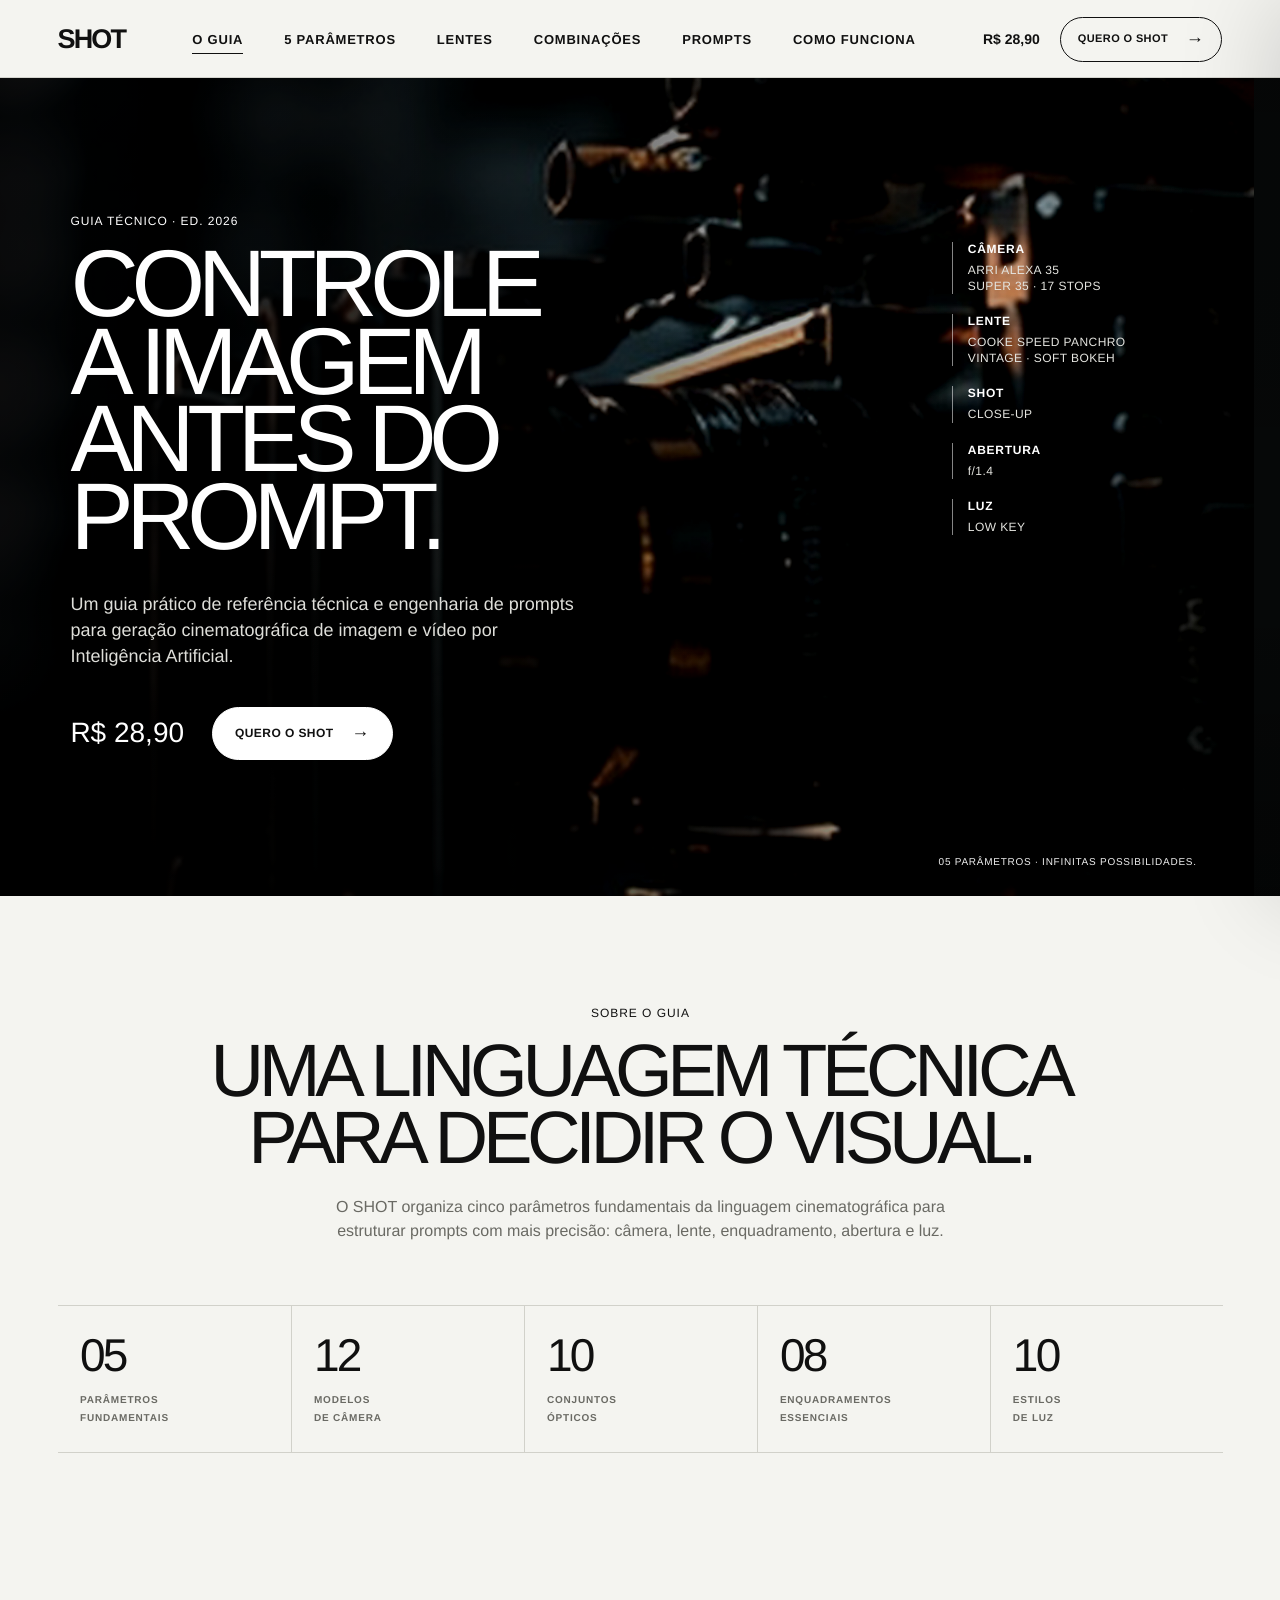
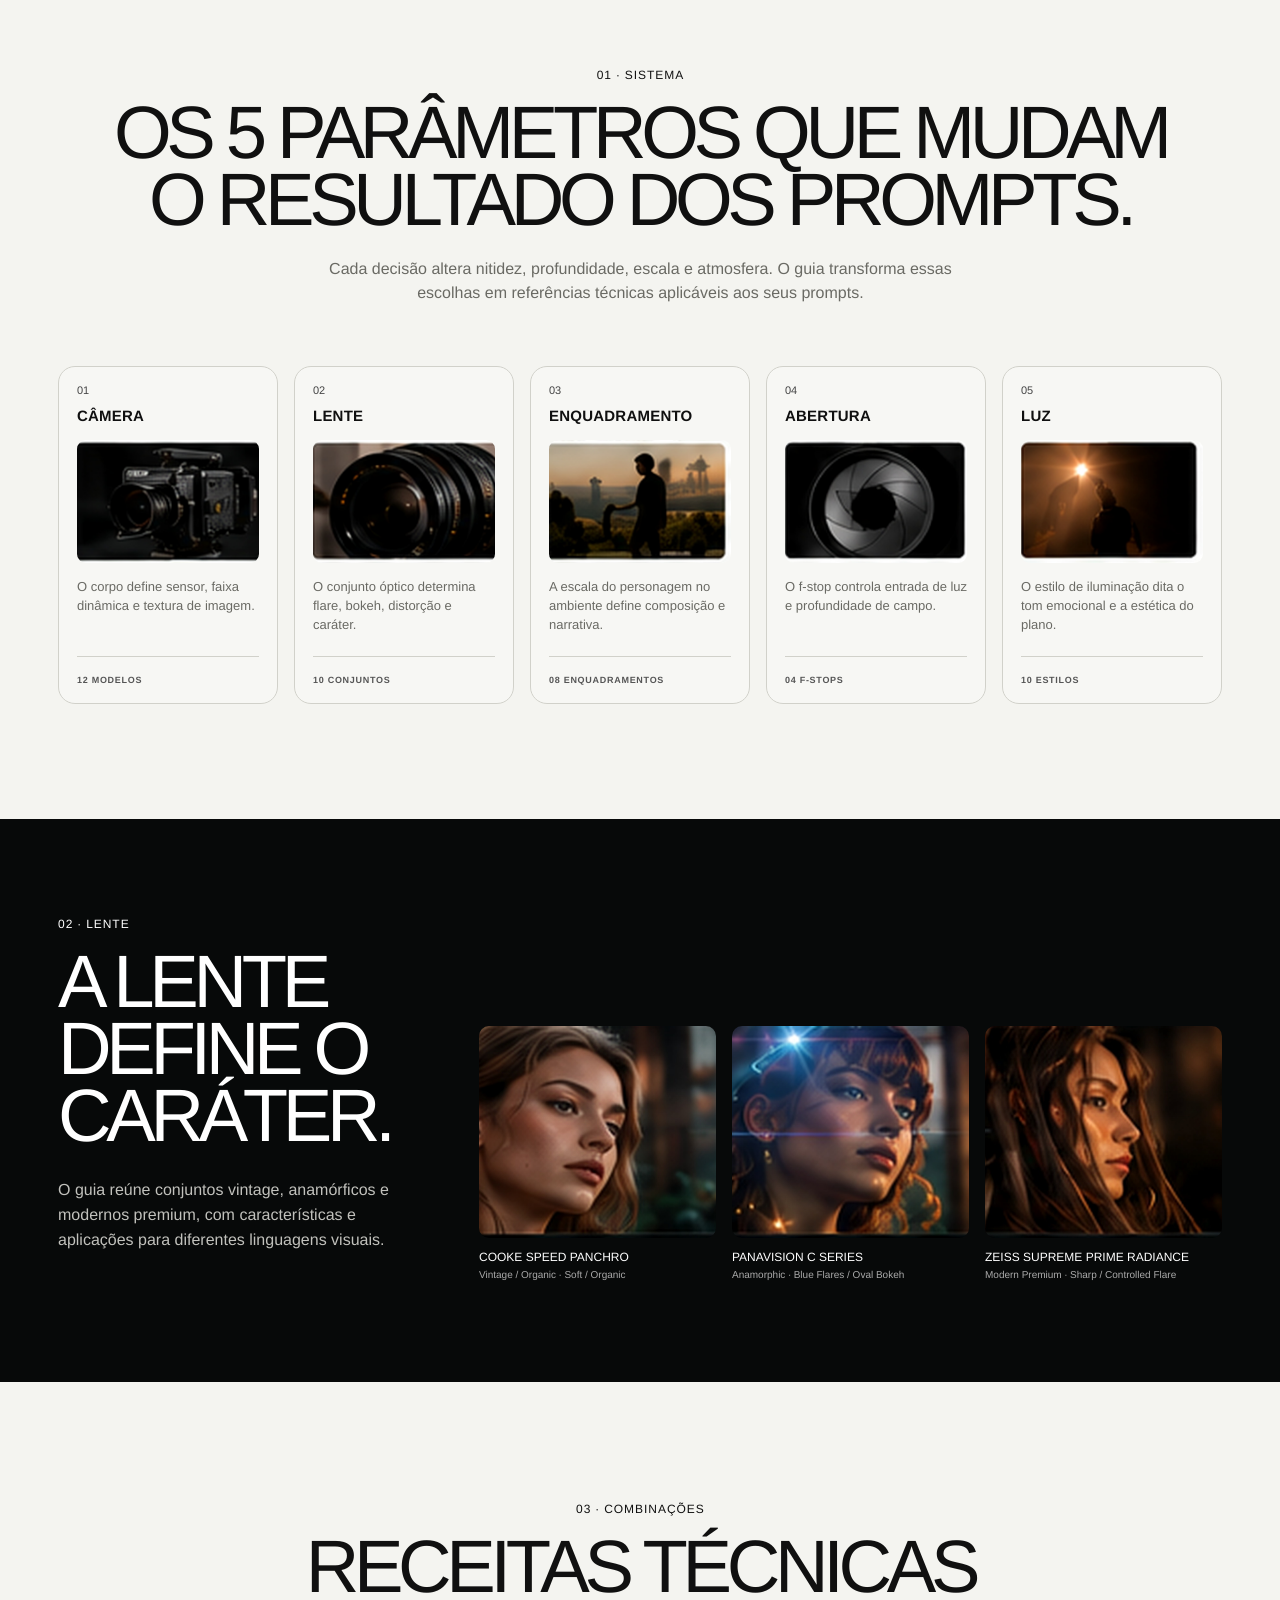
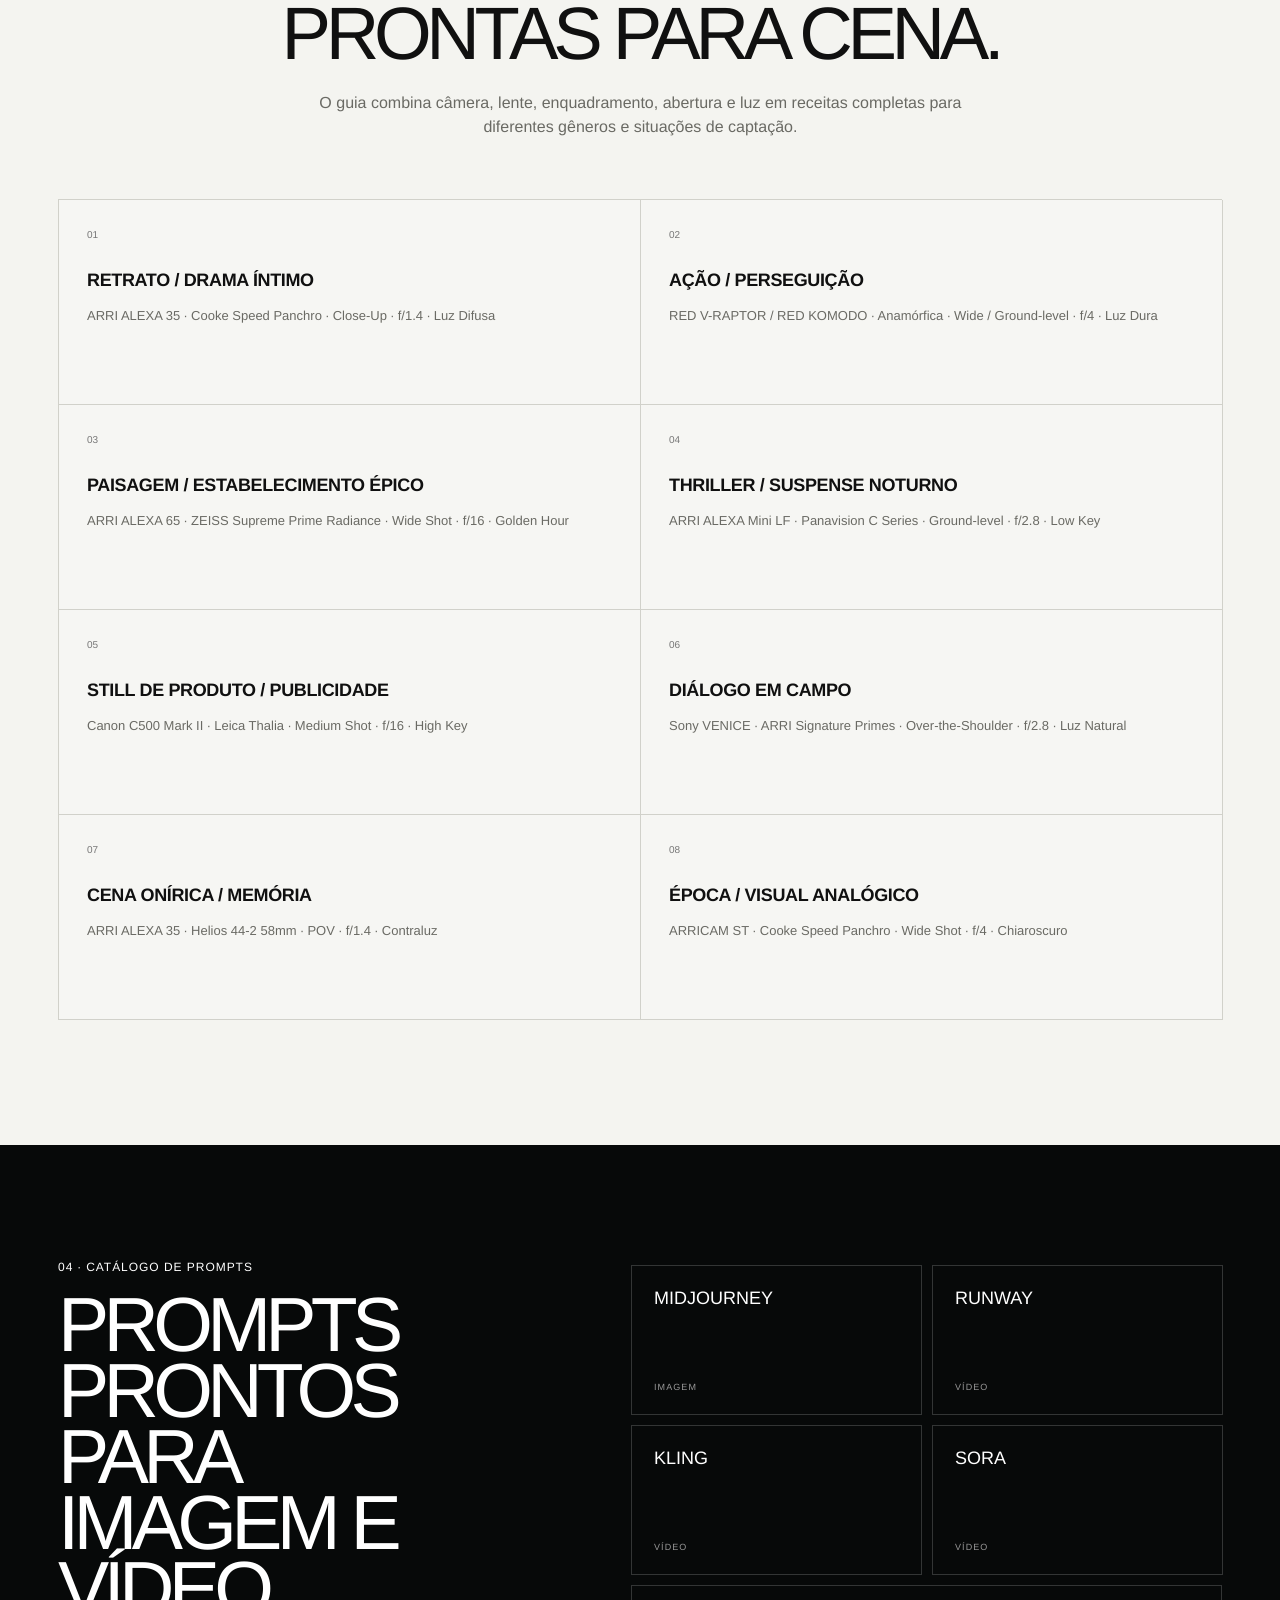
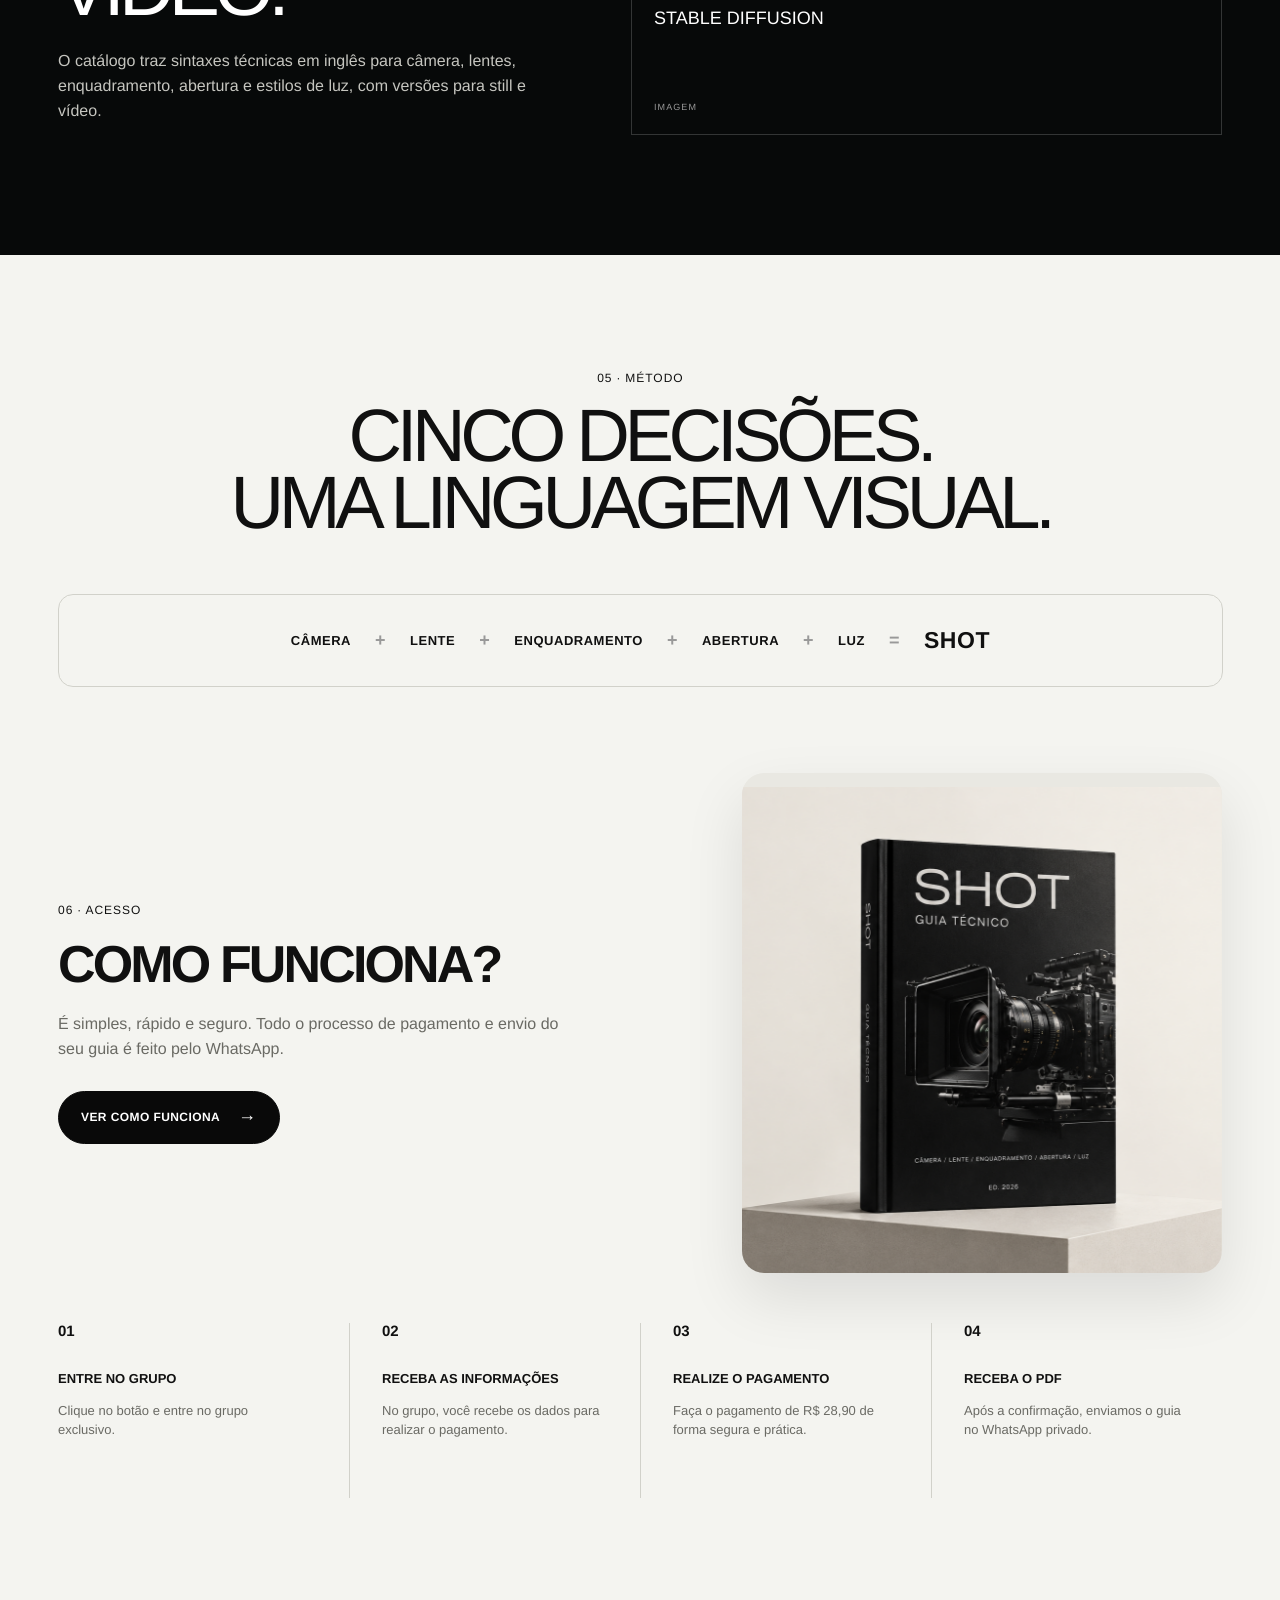
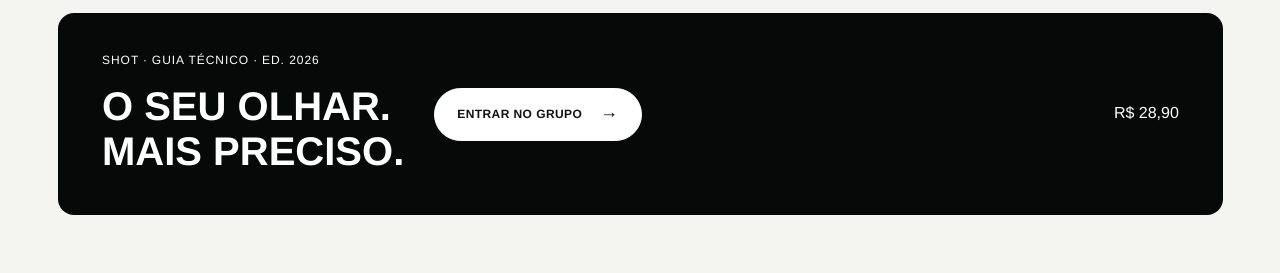
<file: index.html>
<!doctype html>
<html lang="pt-BR">
<head>
  <meta charset="UTF-8">
  <meta name="viewport" content="width=device-width, initial-scale=1.0">
  <meta name="description" content="SHOT — Guia Técnico: cinco parâmetros cinematográficos para estruturar prompts de imagem e vídeo por IA.">
  <title>SHOT — Guia Técnico</title>
  <link rel="stylesheet" href="css/style.css">
</head>
<body data-page="index">
  <header class="site-header" data-header>
    <div class="header-inner">
      <a class="brand" href="index.html">SHOT</a>
      <nav class="nav" aria-label="Navegação principal">
        <a href="#guia">O GUIA</a>
        <a href="#parametros">5 PARÂMETROS</a>
        <a href="#lentes">LENTES</a>
        <a href="#combinacoes">COMBINAÇÕES</a>
        <a href="#prompts">PROMPTS</a>
        <a href="#acesso">COMO FUNCIONA</a>
      </nav>
      <div class="header-actions">
        <span>R$ 28,90</span>
        <a class="pill pill-small" href="grupo.html">QUERO O SHOT <span>→</span></a>
      </div>
      <button class="menu-toggle" type="button" aria-label="Abrir menu" aria-expanded="false"><span></span><span></span><span></span></button>
    </div>
  </header>

  <main class="site-main">
    <section class="hero" id="guia" aria-label="Apresentação do SHOT">
      <div class="hero-image-panel">
        <img src="images/hero-art.jpg" alt="Câmera cinematográfica em uma atmosfera de baixa luz">
        <div class="hero-image-shade"></div>
        <div class="hero-specs" aria-label="Exemplo de combinação técnica">
          <div><b>CÂMERA</b><span>ARRI ALEXA 35<br>SUPER 35 · 17 STOPS</span></div>
          <div><b>LENTE</b><span>COOKE SPEED PANCHRO<br>VINTAGE · SOFT BOKEH</span></div>
          <div><b>SHOT</b><span>CLOSE-UP</span></div>
          <div><b>ABERTURA</b><span>f/1.4</span></div>
          <div><b>LUZ</b><span>LOW KEY</span></div>
        </div>
        <div class="hero-foot">05 PARÂMETROS · INFINITAS POSSIBILIDADES.</div>
      </div>
      <div class="hero-copy-panel">
        <p class="eyebrow">GUIA TÉCNICO · ED. 2026</p>
        <h1>CONTROLE<br>A IMAGEM<br>ANTES DO<br>PROMPT.</h1>
        <p class="hero-copy">Um guia prático de referência técnica e engenharia de prompts para geração cinematográfica de imagem e vídeo por Inteligência Artificial.</p>
        <div class="hero-buy">
          <strong>R$ 28,90</strong>
          <a class="pill pill-light" href="grupo.html">QUERO O SHOT <span>→</span></a>
        </div>
      </div>
    </section>

    <section class="section intro-section" id="sobre">
      <div class="section-head centered reveal">
        <p class="eyebrow">SOBRE O GUIA</p>
        <h2>UMA LINGUAGEM TÉCNICA<br>PARA DECIDIR O VISUAL.</h2>
        <p class="section-intro">O SHOT organiza cinco parâmetros fundamentais da linguagem cinematográfica para estruturar prompts com mais precisão: câmera, lente, enquadramento, abertura e luz.</p>
      </div>
      <div class="intro-metrics stagger reveal">
        <div><strong>05</strong><span>PARÂMETROS<br>FUNDAMENTAIS</span></div>
        <div><strong>12</strong><span>MODELOS<br>DE CÂMERA</span></div>
        <div><strong>10</strong><span>CONJUNTOS<br>ÓPTICOS</span></div>
        <div><strong>08</strong><span>ENQUADRAMENTOS<br>ESSENCIAIS</span></div>
        <div><strong>10</strong><span>ESTILOS<br>DE LUZ</span></div>
      </div>
    </section>

    <section class="section parameter-section" id="parametros">
      <div class="section-head centered reveal">
        <p class="eyebrow">01 · SISTEMA</p>
        <h2>OS 5 PARÂMETROS QUE MUDAM<br>O RESULTADO DOS PROMPTS.</h2>
        <p class="section-intro">Cada decisão altera nitidez, profundidade, escala e atmosfera. O guia transforma essas escolhas em referências técnicas aplicáveis aos seus prompts.</p>
      </div>

      <div class="parameter-grid stagger">
        <article class="parameter-card reveal">
          <span class="num">01</span><h3>CÂMERA</h3>
          <img src="images/camera.jpg" alt="Câmera cinematográfica">
          <p>O corpo define sensor, faixa dinâmica e textura de imagem.</p>
          <small>12 MODELOS</small>
        </article>
        <article class="parameter-card reveal">
          <span class="num">02</span><h3>LENTE</h3>
          <img src="images/lens.jpg" alt="Lente cinematográfica">
          <p>O conjunto óptico determina flare, bokeh, distorção e caráter.</p>
          <small>10 CONJUNTOS</small>
        </article>
        <article class="parameter-card reveal">
          <span class="num">03</span><h3>ENQUADRAMENTO</h3>
          <img src="images/framing.jpg" alt="Enquadramento em paisagem">
          <p>A escala do personagem no ambiente define composição e narrativa.</p>
          <small>08 ENQUADRAMENTOS</small>
        </article>
        <article class="parameter-card reveal">
          <span class="num">04</span><h3>ABERTURA</h3>
          <img src="images/aperture.jpg" alt="Diafragma de lente">
          <p>O f-stop controla entrada de luz e profundidade de campo.</p>
          <small>04 F-STOPS</small>
        </article>
        <article class="parameter-card reveal">
          <span class="num">05</span><h3>LUZ</h3>
          <img src="images/light.jpg" alt="Luz cinematográfica de contraluz">
          <p>O estilo de iluminação dita o tom emocional e a estética do plano.</p>
          <small>10 ESTILOS</small>
        </article>
      </div>
    </section>

    <section class="lens-section dark" id="lentes">
      <div class="lens-copy reveal">
        <p class="eyebrow">02 · LENTE</p>
        <h2>A LENTE<br>DEFINE O<br>CARÁTER.</h2>
        <p>O guia reúne conjuntos vintage, anamórficos e modernos premium, com características e aplicações para diferentes linguagens visuais.</p>
      </div>
      <div class="portrait-grid stagger">
        <figure class="reveal"><img src="images/portrait-cooke.jpg" alt="Retrato cinematográfico com estética vintage"><figcaption>COOKE SPEED PANCHRO<br><small>Vintage / Organic · Soft / Organic</small></figcaption></figure>
        <figure class="reveal"><img src="images/portrait-panavision.jpg" alt="Retrato cinematográfico anamórfico"><figcaption>PANAVISION C SERIES<br><small>Anamorphic · Blue Flares / Oval Bokeh</small></figcaption></figure>
        <figure class="reveal"><img src="images/portrait-zeiss.jpg" alt="Retrato cinematográfico moderno"><figcaption>ZEISS SUPREME PRIME RADIANCE<br><small>Modern Premium · Sharp / Controlled Flare</small></figcaption></figure>
      </div>
    </section>

    <section class="section content-section" id="combinacoes">
      <div class="section-head centered reveal">
        <p class="eyebrow">03 · COMBINAÇÕES</p>
        <h2>RECEITAS TÉCNICAS<br>PRONTAS PARA CENA.</h2>
        <p class="section-intro">O guia combina câmera, lente, enquadramento, abertura e luz em receitas completas para diferentes gêneros e situações de captação.</p>
      </div>
      <div class="recipe-grid stagger">
        <article class="recipe-card reveal"><span>01</span><h3>RETRATO / DRAMA ÍNTIMO</h3><p>ARRI ALEXA 35 · Cooke Speed Panchro · Close-Up · f/1.4 · Luz Difusa</p></article>
        <article class="recipe-card reveal"><span>02</span><h3>AÇÃO / PERSEGUIÇÃO</h3><p>RED V-RAPTOR / RED KOMODO · Anamórfica · Wide / Ground-level · f/4 · Luz Dura</p></article>
        <article class="recipe-card reveal"><span>03</span><h3>PAISAGEM / ESTABELECIMENTO ÉPICO</h3><p>ARRI ALEXA 65 · ZEISS Supreme Prime Radiance · Wide Shot · f/16 · Golden Hour</p></article>
        <article class="recipe-card reveal"><span>04</span><h3>THRILLER / SUSPENSE NOTURNO</h3><p>ARRI ALEXA Mini LF · Panavision C Series · Ground-level · f/2.8 · Low Key</p></article>
        <article class="recipe-card reveal"><span>05</span><h3>STILL DE PRODUTO / PUBLICIDADE</h3><p>Canon C500 Mark II · Leica Thalia · Medium Shot · f/16 · High Key</p></article>
        <article class="recipe-card reveal"><span>06</span><h3>DIÁLOGO EM CAMPO</h3><p>Sony VENICE · ARRI Signature Primes · Over-the-Shoulder · f/2.8 · Luz Natural</p></article>
        <article class="recipe-card reveal"><span>07</span><h3>CENA ONÍRICA / MEMÓRIA</h3><p>ARRI ALEXA 35 · Helios 44-2 58mm · POV · f/1.4 · Contraluz</p></article>
        <article class="recipe-card reveal"><span>08</span><h3>ÉPOCA / VISUAL ANALÓGICO</h3><p>ARRICAM ST · Cooke Speed Panchro · Wide Shot · f/4 · Chiaroscuro</p></article>
      </div>
    </section>

    <section class="prompt-section dark" id="prompts">
      <div class="prompt-inner">
        <div class="prompt-copy reveal">
          <p class="eyebrow">04 · CATÁLOGO DE PROMPTS</p>
          <h2>PROMPTS<br>PRONTOS PARA<br>IMAGEM E VÍDEO.</h2>
          <p>O catálogo traz sintaxes técnicas em inglês para câmera, lentes, enquadramento, abertura e estilos de luz, com versões para still e vídeo.</p>
        </div>
        <div class="prompt-tools stagger">
          <div class="tool-card reveal"><strong>MIDJOURNEY</strong><span>IMAGEM</span></div>
          <div class="tool-card reveal"><strong>RUNWAY</strong><span>VÍDEO</span></div>
          <div class="tool-card reveal"><strong>KLING</strong><span>VÍDEO</span></div>
          <div class="tool-card reveal"><strong>SORA</strong><span>VÍDEO</span></div>
          <div class="tool-card reveal"><strong>STABLE DIFFUSION</strong><span>IMAGEM</span></div>
        </div>
      </div>
    </section>

    <section class="section formula-section" id="formula">
      <div class="section-head centered reveal">
        <p class="eyebrow">05 · MÉTODO</p>
        <h2>CINCO DECISÕES.<br>UMA LINGUAGEM VISUAL.</h2>
      </div>
      <div class="formula-line reveal" aria-label="Fórmula do SHOT">
        <span>CÂMERA</span><i>+</i><span>LENTE</span><i>+</i><span>ENQUADRAMENTO</span><i>+</i><span>ABERTURA</span><i>+</i><span>LUZ</span><i>=</i><strong>SHOT</strong>
      </div>

      <div class="access" id="acesso">
        <div class="access-copy reveal">
          <p class="eyebrow">06 · ACESSO</p>
          <h3>COMO FUNCIONA?</h3>
          <p>É simples, rápido e seguro. Todo o processo de pagamento e envio do seu guia é feito pelo WhatsApp.</p>
          <a class="pill pill-dark" href="grupo.html">VER COMO FUNCIONA <span>→</span></a>
        </div>
        <div class="book-stage reveal-scale"><img src="images/book-highres.png" alt="Mockup em alta resolução do SHOT Guia Técnico"></div>
      </div>

      <div class="steps compact stagger">
        <div class="reveal"><b>01</b><strong>ENTRE NO GRUPO</strong><p>Clique no botão e entre no grupo exclusivo.</p></div>
        <div class="reveal"><b>02</b><strong>RECEBA AS INFORMAÇÕES</strong><p>No grupo, você recebe os dados para realizar o pagamento.</p></div>
        <div class="reveal"><b>03</b><strong>REALIZE O PAGAMENTO</strong><p>Faça o pagamento de R$ 28,90 de forma segura e prática.</p></div>
        <div class="reveal"><b>04</b><strong>RECEBA O PDF</strong><p>Após a confirmação, enviamos o guia no WhatsApp privado.</p></div>
      </div>
    </section>

    <section class="final-cta dark reveal">
      <div><p class="eyebrow">SHOT · GUIA TÉCNICO · ED. 2026</p><h2>O SEU OLHAR.<br>MAIS PRECISO.</h2></div>
      <a class="pill pill-light" href="grupo.html">ENTRAR NO GRUPO <span>→</span></a>
      <span class="price">R$ 28,90</span>
    </section>
  </main>
  <script src="js/script.js"></script>
</body>
</html>
</file>
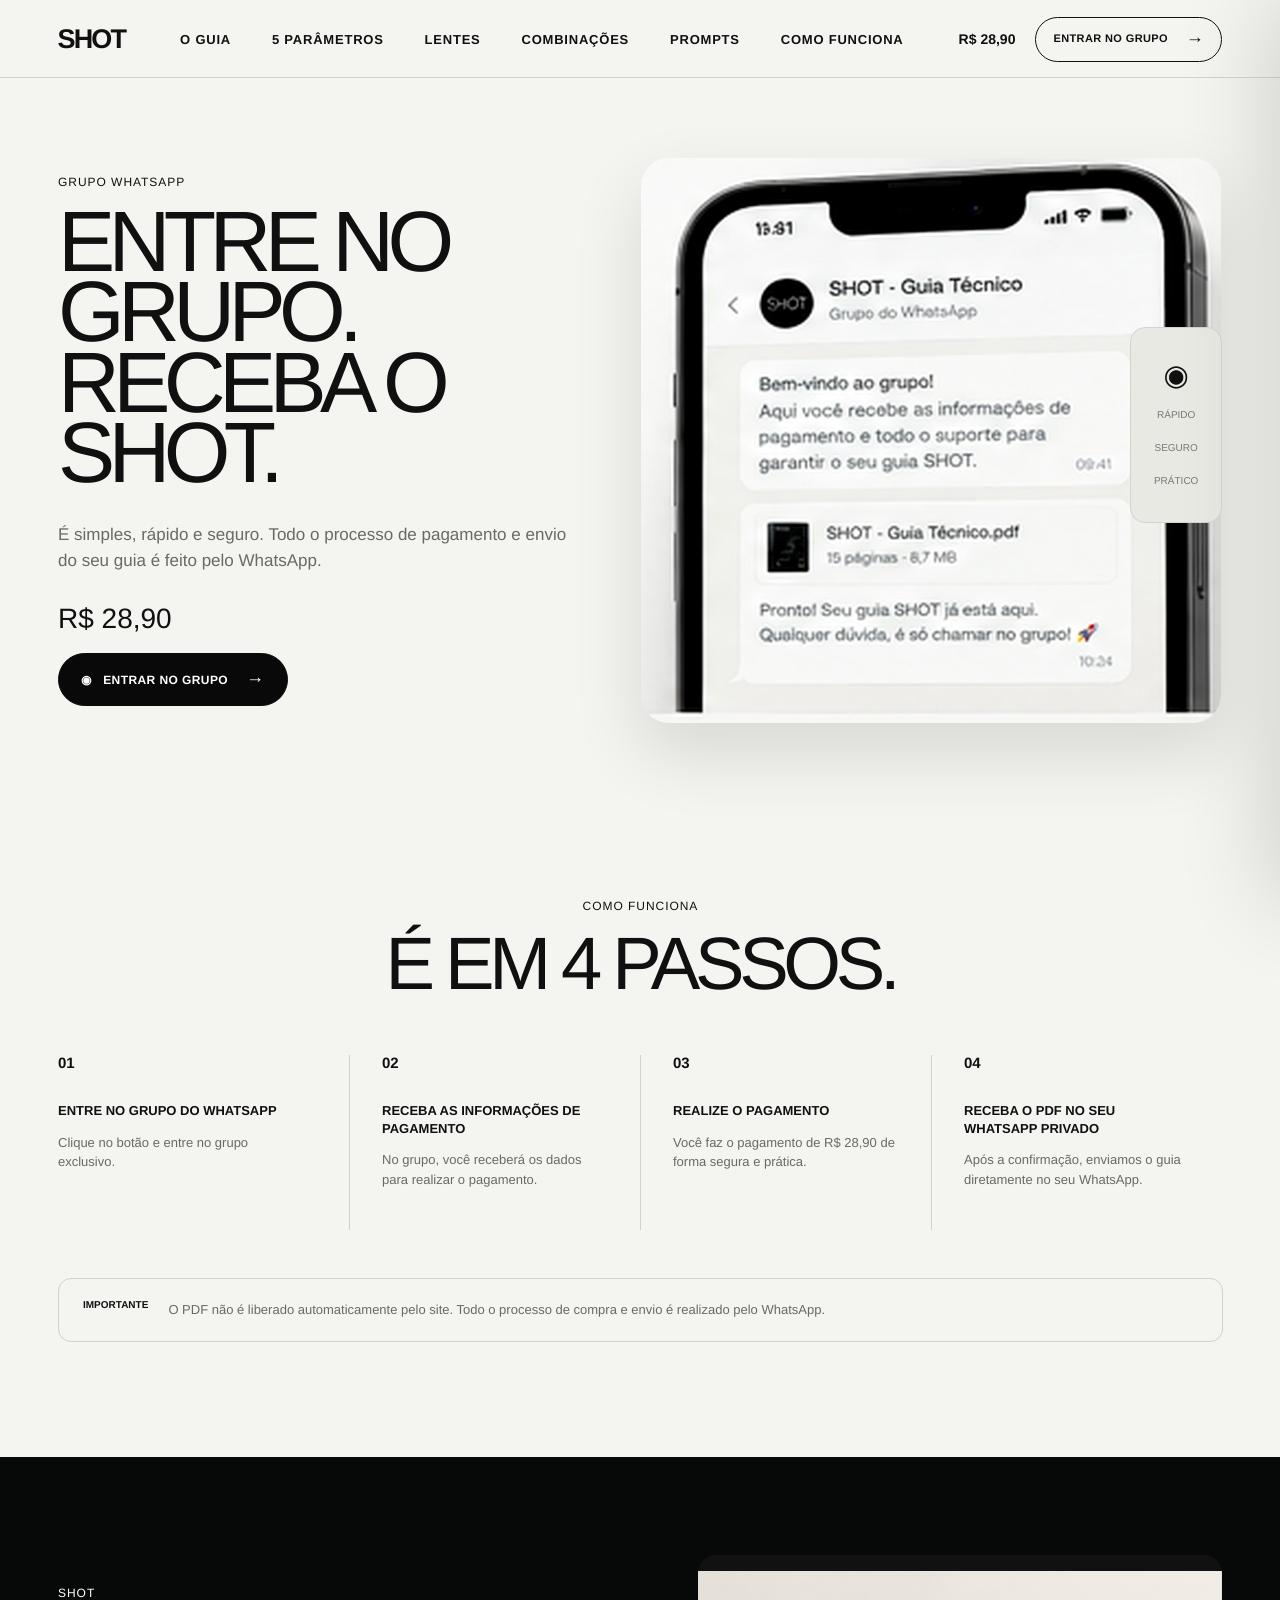
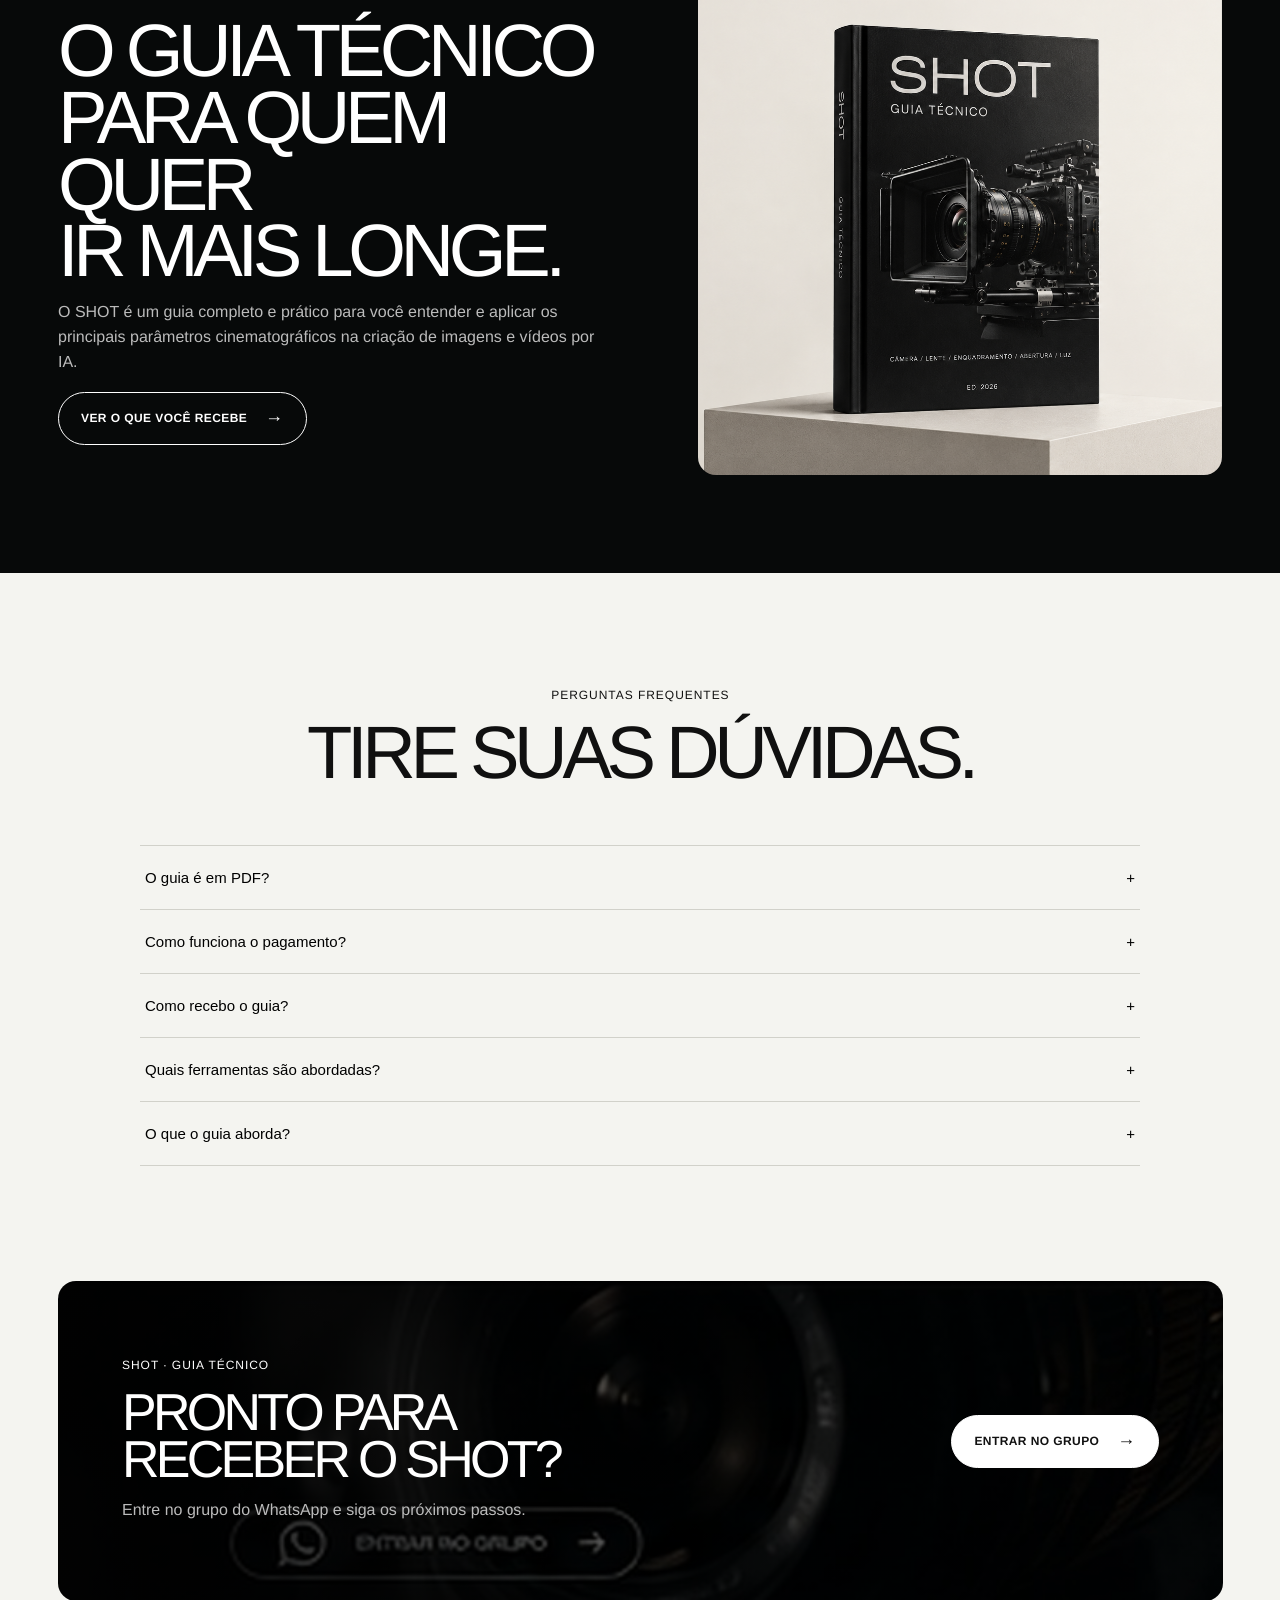
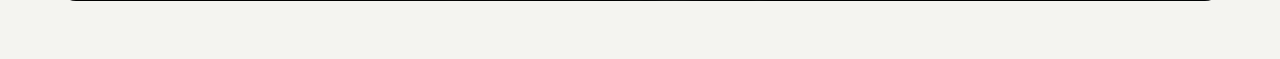
<file: grupo.html>
<!doctype html>
<html lang="pt-BR">
<head>
  <meta charset="UTF-8">
  <meta name="viewport" content="width=device-width, initial-scale=1.0">
  <meta name="description" content="Entre no grupo do WhatsApp e receba as informações para adquirir o SHOT — Guia Técnico.">
  <title>SHOT — Grupo WhatsApp</title>
  <link rel="stylesheet" href="css/style.css">
</head>
<body data-page="grupo">
  <header class="site-header">
    <div class="header-inner">
      <a class="brand" href="index.html">SHOT</a>
      <nav class="nav" aria-label="Navegação principal">
        <a href="index.html#guia">O GUIA</a><a href="index.html#parametros">5 PARÂMETROS</a><a href="index.html#lentes">LENTES</a><a href="index.html#combinacoes">COMBINAÇÕES</a><a href="index.html#prompts">PROMPTS</a><a href="index.html#acesso">COMO FUNCIONA</a>
      </nav>
      <div class="header-actions"><span>R$ 28,90</span><a class="pill pill-small" href="https://chat.whatsapp.com/CFjFExe53pTGzJ1cKeg9Kj">ENTRAR NO GRUPO <span>→</span></a></div>
      <button class="menu-toggle" type="button" aria-label="Abrir menu" aria-expanded="false"><span></span><span></span><span></span></button>
    </div>
  </header>

  <main class="site-main">
    <section class="group-hero section" id="join">
      <div class="group-copy">
        <p class="eyebrow">GRUPO WHATSAPP</p>
        <h1>ENTRE NO GRUPO.<br>RECEBA O SHOT.</h1>
        <p>É simples, rápido e seguro. Todo o processo de pagamento e envio do seu guia é feito pelo WhatsApp.</p>
        <div class="group-price">R$ 28,90</div>
        <a class="pill pill-dark" href="https://chat.whatsapp.com/CFjFExe53pTGzJ1cKeg9Kj" target="_blank" rel="noopener">◉ &nbsp; ENTRAR NO GRUPO <span>→</span></a>
      </div>
      <div class="phone-wrap"><img src="images/phone.jpg" alt="Prévia de conversa no WhatsApp"><div class="benefit">◉<br><small>RÁPIDO<br>SEGURO<br>PRÁTICO</small></div></div>
    </section>

    <section class="section group-steps-section">
      <div class="section-head centered"><p class="eyebrow">COMO FUNCIONA</p><h2>É EM 4 PASSOS.</h2></div>
      <div class="steps steps-large">
        <div><b>01</b><strong>ENTRE NO GRUPO DO WHATSAPP</strong><p>Clique no botão e entre no grupo exclusivo.</p></div>
        <div><b>02</b><strong>RECEBA AS INFORMAÇÕES DE PAGAMENTO</strong><p>No grupo, você receberá os dados para realizar o pagamento.</p></div>
        <div><b>03</b><strong>REALIZE O PAGAMENTO</strong><p>Você faz o pagamento de R$ 28,90 de forma segura e prática.</p></div>
        <div><b>04</b><strong>RECEBA O PDF NO SEU WHATSAPP PRIVADO</strong><p>Após a confirmação, enviamos o guia diretamente no seu WhatsApp.</p></div>
      </div>
      <div class="notice"><b>IMPORTANTE</b><p>O PDF não é liberado automaticamente pelo site. Todo o processo de compra e envio é realizado pelo WhatsApp.</p></div>
    </section>

    <section class="product-dark dark">
      <div><p class="eyebrow">SHOT</p><h2>O GUIA TÉCNICO<br>PARA QUEM QUER<br>IR MAIS LONGE.</h2><p>O SHOT é um guia completo e prático para você entender e aplicar os principais parâmetros cinematográficos na criação de imagens e vídeos por IA.</p><a class="pill pill-outline" href="index.html#parametros">VER O QUE VOCÊ RECEBE <span>→</span></a></div>
      <div class="product-book"><img src="images/book-highres.png" alt="Mockup em alta resolução do SHOT Guia Técnico"></div>
    </section>

    <section class="section faq-section"><div class="section-head centered"><p class="eyebrow">PERGUNTAS FREQUENTES</p><h2>TIRE SUAS DÚVIDAS.</h2></div>
      <div class="faq">
        <button>O guia é em PDF? <span>+</span></button><div>Sim. O SHOT é um arquivo em PDF com 15 páginas.</div>
        <button>Como funciona o pagamento? <span>+</span></button><div>As informações de pagamento são enviadas no grupo do WhatsApp.</div>
        <button>Como recebo o guia? <span>+</span></button><div>Após a confirmação do pagamento, o PDF é enviado diretamente no WhatsApp privado.</div>
        <button>Quais ferramentas são abordadas? <span>+</span></button><div>O guia foi estruturado para uso com Midjourney, Runway, Kling, Sora e Stable Diffusion.</div>
        <button>O que o guia aborda? <span>+</span></button><div>Câmera, lente, ângulo/enquadramento, abertura, luz, combinações e catálogo de prompts.</div>
      </div>
    </section>

    <section class="bottom-cta dark"><div><p class="eyebrow">SHOT · GUIA TÉCNICO</p><h2>PRONTO PARA<br>RECEBER O SHOT?</h2><p>Entre no grupo do WhatsApp e siga os próximos passos.</p></div><a class="pill pill-light" href="https://chat.whatsapp.com/CFjFExe53pTGzJ1cKeg9Kj" target="_blank" rel="noopener">ENTRAR NO GRUPO <span>→</span></a></section>
  </main>
  <script src="js/script.js"></script>
</body>
</html>
</file>
<file: css/style.css>
:root{
  --bg:#f4f4f0;--paper:#fafaf7;--ink:#101010;--muted:#6a6a64;--line:#d1d1ca;--dark:#070909;--white:#fff;
  --pad:clamp(22px,4.5vw,72px);--max:1440px;--radius:20px;--ease:cubic-bezier(.22,.61,.36,1)
}
*{box-sizing:border-box}
html{scroll-behavior:smooth;scroll-padding-top:88px}
body{margin:0;background:var(--bg);color:var(--ink);font-family:Arial,Helvetica,sans-serif;-webkit-font-smoothing:antialiased;text-rendering:geometricPrecision;overflow-x:hidden}
body.menu-open{overflow:hidden}
img{max-width:100%;display:block}a{color:inherit}.dark{background:var(--dark);color:#fff}
::selection{background:#111;color:#fff}

.scroll-progress{position:fixed;z-index:120;top:0;left:0;height:2px;width:0;background:#111;transform-origin:left center;pointer-events:none}
.site-header{height:82px;position:sticky;top:0;z-index:80;background:rgba(244,244,240,.94);backdrop-filter:blur(18px);border-bottom:1px solid rgba(209,209,202,.95);transition:height .45s var(--ease),background .45s var(--ease),box-shadow .45s var(--ease)}
.site-header.is-scrolled{height:70px;background:rgba(244,244,240,.82);box-shadow:0 8px 30px rgba(0,0,0,.05)}
.header-inner{width:min(calc(100% - 2 * var(--pad)),var(--max));height:100%;margin:auto;display:flex;align-items:center;gap:42px}
.brand{font-size:27px;font-weight:600;letter-spacing:-.07em;text-decoration:none;flex:0 0 auto}
.nav{display:flex;align-items:center;justify-content:center;gap:clamp(26px,3.2vw,52px);flex:1;font-size:13px;font-weight:700;letter-spacing:.06em}
.nav a{text-decoration:none;white-space:nowrap;position:relative;padding:10px 0}.nav a:after{content:"";position:absolute;left:0;bottom:2px;width:100%;height:1px;background:currentColor;transform:scaleX(0);transform-origin:right;transition:transform .35s var(--ease)}
.nav a:hover:after,.nav a.active:after{transform:scaleX(1);transform-origin:left}.nav a:hover{opacity:.7}
.header-actions{display:flex;align-items:center;gap:20px;font-size:14px;font-weight:700;white-space:nowrap}.menu-toggle{display:none;border:0;background:none;color:#111;font-size:0;line-height:1;cursor:pointer;width:46px;height:46px;position:relative;margin-left:auto}
.menu-toggle:before,.menu-toggle:after,.menu-toggle i{content:"";position:absolute;width:25px;height:1.5px;background:#111;left:10px;transition:transform .4s var(--ease),opacity .25s ease,top .4s var(--ease)}
.menu-toggle:before{top:14px}.menu-toggle i{top:21px}.menu-toggle:after{top:28px}.menu-toggle.open:before{top:21px;transform:rotate(45deg)}.menu-toggle.open i{opacity:0}.menu-toggle.open:after{top:21px;transform:rotate(-45deg)}

.menu-backdrop{position:fixed;inset:0;background:rgba(0,0,0,.44);z-index:90;opacity:0;visibility:hidden;transition:opacity .45s var(--ease),visibility .45s}.menu-backdrop.open{opacity:1;visibility:visible}
.mobile-menu{position:fixed;z-index:100;right:0;top:0;height:100dvh;width:min(560px,94vw);background:#f4f4f0;color:#111;padding:30px clamp(26px,5vw,58px) 34px;transform:translateX(105%);transition:transform .68s var(--ease);box-shadow:-35px 0 90px rgba(0,0,0,.16);display:flex;flex-direction:column}
.mobile-menu.open{transform:translateX(0)}.mobile-menu-head{display:flex;align-items:center;justify-content:space-between;padding-bottom:28px;border-bottom:1px solid var(--line)}.mobile-menu-head strong{font-size:27px;letter-spacing:-.07em}.mobile-menu-close{border:0;background:transparent;width:46px;height:46px;font-size:31px;cursor:pointer}
.mobile-menu-links{display:flex;flex-direction:column;margin-top:20px}.mobile-menu-links a{font-size:clamp(30px,6.5vw,46px);font-weight:500;letter-spacing:-.055em;text-decoration:none;padding:18px 0;border-bottom:1px solid var(--line);display:flex;justify-content:space-between;align-items:center;opacity:0;transform:translateX(28px);transition:opacity .5s var(--ease),transform .6s var(--ease)}
.mobile-menu.open .mobile-menu-links a{opacity:1;transform:none}.mobile-menu.open .mobile-menu-links a:nth-child(1){transition-delay:.08s}.mobile-menu.open .mobile-menu-links a:nth-child(2){transition-delay:.13s}.mobile-menu.open .mobile-menu-links a:nth-child(3){transition-delay:.18s}.mobile-menu.open .mobile-menu-links a:nth-child(4){transition-delay:.23s}.mobile-menu.open .mobile-menu-links a:nth-child(5){transition-delay:.28s}.mobile-menu-links a span{font-size:24px;font-weight:400}
.mobile-menu-bottom{margin-top:auto;padding-top:25px;display:grid;gap:18px}.mobile-menu-price{font-size:25px}.mobile-menu-meta{font-size:10px;letter-spacing:.08em;color:var(--muted)}

.pill{display:inline-flex;align-items:center;justify-content:center;gap:18px;border:1px solid currentColor;border-radius:999px;padding:15px 22px;text-decoration:none;font-size:12px;font-weight:700;letter-spacing:.035em;white-space:nowrap;transition:transform .35s var(--ease),background .35s ease,color .35s ease,box-shadow .35s ease}.pill span{font-size:18px;font-weight:400;transition:transform .35s var(--ease)}.pill:hover{transform:translateY(-2px);box-shadow:0 12px 28px rgba(0,0,0,.10)}.pill:hover span{transform:translateX(5px)}.pill-small{padding:11px 17px;font-size:11px}.pill-light{background:#fff;color:#111;border-color:#fff}.pill-dark{background:#090909;color:#fff;border-color:#090909}.pill-outline{color:inherit;background:transparent}

.site-main{width:min(100%,var(--max));margin:0 auto}
/* HERO — one photographic plane, with typography and technical data layered into controlled zones */
.hero{position:relative;min-height:clamp(650px,calc(100svh - 82px),820px);overflow:hidden;background:#080a0a;color:#fff}
.hero-image-panel{position:absolute;inset:0;overflow:hidden;background:#080a0a}.hero-image-panel img{position:absolute;inset:-2%;width:104%;height:104%;object-fit:cover;object-position:58% center;will-change:transform;filter:saturate(.92) contrast(1.08)}
.hero-image-shade{position:absolute;inset:0;background:linear-gradient(90deg,rgba(0,0,0,.91) 0%,rgba(0,0,0,.76) 28%,rgba(0,0,0,.28) 58%,rgba(0,0,0,.12) 100%),linear-gradient(0deg,rgba(0,0,0,.36),transparent 38%,rgba(0,0,0,.16));pointer-events:none}
.hero-copy-panel{position:absolute;inset:0 auto 0 0;width:min(58%,790px);padding:clamp(60px,7vw,105px) clamp(30px,5.5vw,88px);display:flex;flex-direction:column;justify-content:center;z-index:2;background:linear-gradient(90deg,rgba(0,0,0,.38),rgba(0,0,0,0))}
.eyebrow{font-size:12px;letter-spacing:.08em;margin:0 0 18px;text-transform:uppercase}.hero h1,.group-hero h1{font-size:clamp(66px,7.4vw,112px);line-height:.82;letter-spacing:-.078em;font-weight:500;margin:0 0 34px;max-width:760px}.hero-copy{font-size:18px;line-height:1.45;max-width:520px;color:#deded9;margin:0}.hero-buy{display:flex;align-items:center;gap:28px;margin-top:38px}.hero-buy strong,.group-price{font-size:28px;font-weight:400}
.hero-specs{position:absolute;right:6.5%;top:20%;width:245px;display:grid;gap:20px;font-size:12px;letter-spacing:.035em;z-index:3}.hero-specs div{padding-left:15px;border-left:1px solid rgba(255,255,255,.52)}.hero-specs b{display:block;font-size:12px;margin-bottom:6px;letter-spacing:.06em}.hero-specs span{color:#e4e4df;line-height:1.35}.hero-foot{position:absolute;right:6.5%;bottom:28px;font-size:10px;letter-spacing:.075em;color:#eee;z-index:3}

.section{padding:clamp(92px,9vw,135px) var(--pad)}.section-head{margin-bottom:58px}.section-head.centered{text-align:center}.section h2,.lens-section h2,.product-dark h2,.bottom-cta h2{font-size:clamp(52px,5.8vw,86px);line-height:.9;letter-spacing:-.072em;font-weight:500;margin:0}.section-intro{max-width:660px;margin:24px auto 0;font-size:16px;line-height:1.55;color:var(--muted)}
.parameter-grid{display:grid;grid-template-columns:repeat(5,minmax(0,1fr));gap:16px}.parameter-card{border:1px solid var(--line);padding:18px;border-radius:17px;background:rgba(255,255,255,.3);min-width:0;display:flex;flex-direction:column;transition:transform .5s var(--ease),box-shadow .5s var(--ease),background .5s ease}.parameter-card:hover{transform:translateY(-7px);box-shadow:0 18px 35px rgba(0,0,0,.07);background:#fafaf7}.parameter-card .num{font-size:11px;color:#444}.parameter-card h3{font-size:15px;margin:11px 0 15px;letter-spacing:.015em}.parameter-card img{width:100%;aspect-ratio:1.48;object-fit:cover;border-radius:9px;transition:transform .7s var(--ease);overflow:hidden}.parameter-card:hover img{transform:scale(1.035)}.parameter-card p{font-size:13px;line-height:1.45;color:var(--muted);min-height:57px;margin:15px 0 21px}.parameter-card a{font-size:10px;font-weight:700;text-decoration:none;margin-top:auto}.parameter-card a span{font-size:13px}
.lens-section{padding:98px var(--pad);display:grid;grid-template-columns:minmax(280px,31%) 1fr;gap:60px}.lens-copy p:not(.eyebrow){max-width:370px;color:#c1c1bc;font-size:16px;line-height:1.55;margin:30px 0}.portrait-grid{display:grid;grid-template-columns:repeat(3,1fr);gap:16px;align-self:end}.portrait-grid figure{margin:0}.portrait-grid img{width:100%;aspect-ratio:1.12;object-fit:cover;border-radius:10px;transition:transform .7s var(--ease),filter .7s ease}.portrait-grid figure:hover img{transform:scale(1.025);filter:contrast(1.04)}.portrait-grid figcaption{font-size:12px;line-height:1.45;margin-top:11px}.portrait-grid small{color:#aaa}
.formula-line{border:1px solid var(--line);border-radius:15px;padding:32px;display:flex;align-items:center;justify-content:center;gap:24px;flex-wrap:wrap;font-size:13px;font-weight:700;letter-spacing:.04em}.formula-line i{font-style:normal;color:#999;font-size:18px}.formula-line strong{font-size:23px}
.access{display:grid;grid-template-columns:1fr 480px;align-items:center;gap:72px;margin-top:86px;min-height:500px}.access-copy h3{font-size:52px;letter-spacing:-.055em;margin:0 0 18px}.access-copy p:not(.eyebrow){max-width:520px;color:var(--muted);font-size:16px;line-height:1.55;margin:0 0 28px}.book-stage{height:500px;border-radius:22px;background:#e9e8e2;overflow:hidden;display:flex;align-items:center;justify-content:center;box-shadow:0 25px 60px rgba(0,0,0,.10)}.book-stage img{width:100%;height:100%;object-fit:cover;object-position:center;transition:transform .8s var(--ease)}.book-stage:hover img{transform:scale(1.025)}
.steps{display:grid;grid-template-columns:repeat(4,1fr);gap:0}.steps>div{padding:0 32px;border-left:1px solid var(--line);min-height:175px}.steps>div:first-child{padding-left:0;border-left:0}.steps b{display:block;font-size:15px;margin-bottom:30px}.steps strong{display:block;font-size:13px;line-height:1.35;max-width:240px}.steps p{font-size:13px;line-height:1.5;color:var(--muted);max-width:240px}.compact{margin-top:50px}
.final-cta{margin:0 var(--pad) var(--pad);padding:40px 44px;display:flex;align-items:center;gap:30px;border-radius:16px}.final-cta h2{font-size:40px;margin:0}.final-cta .price{margin-left:auto;font-size:16px}
.group-hero{display:grid;grid-template-columns:1fr 1fr;align-items:center;min-height:700px;padding-top:80px;padding-bottom:80px}.group-copy h1{font-size:clamp(62px,6.7vw,102px);max-width:700px}.group-copy>p:not(.eyebrow){max-width:520px;font-size:17px;color:var(--muted);line-height:1.5}.group-price{margin:30px 0 18px}.phone-wrap{position:relative;display:flex;justify-content:center;align-items:center}.phone-wrap img{width:min(100%,580px);max-height:600px;object-fit:cover;object-position:top;border-radius:28px;box-shadow:0 30px 70px rgba(0,0,0,.12)}.benefit{position:absolute;right:0;top:30%;background:#e9e9e4;border:1px solid #d4d4ce;border-radius:15px;padding:30px 23px;text-align:center;font-size:29px}.benefit small{font-size:10px;line-height:1.55;color:#777}
.group-steps-section{padding-top:96px}.steps-large{margin-top:50px}.notice{margin-top:48px;border:1px solid var(--line);border-radius:13px;padding:21px 24px;display:flex;gap:20px;align-items:flex-start}.notice b{font-size:10px}.notice p{margin:0;font-size:13px;color:var(--muted);line-height:1.5}
.product-dark{padding:98px var(--pad);display:grid;grid-template-columns:1fr 45%;align-items:center;gap:70px}.product-dark p:not(.eyebrow),.bottom-cta p:not(.eyebrow){max-width:560px;color:#bbb;font-size:16px;line-height:1.55}.product-book{height:520px;overflow:hidden;border-radius:18px;background:#111}.product-book img{width:100%;height:100%;object-fit:cover;object-position:center 56%}.faq-section h2{margin-bottom:38px}.faq{border-top:1px solid var(--line);max-width:1000px;margin:0 auto}.faq button{width:100%;padding:23px 5px;border:0;border-bottom:1px solid var(--line);background:transparent;text-align:left;font-size:15px;display:flex;justify-content:space-between;cursor:pointer}.faq div{display:none;padding:0 5px 23px;font-size:14px;color:var(--muted);line-height:1.55}.faq div.open{display:block}.bottom-cta{margin:0 var(--pad) var(--pad);padding:64px;min-height:320px;display:flex;align-items:center;justify-content:space-between;border-radius:18px;background-image:linear-gradient(90deg,rgba(0,0,0,.9),rgba(0,0,0,.42)),url('../images/final-lens.jpg');background-size:cover;background-position:center}.bottom-cta h2{font-size:52px;margin-bottom:15px}.bottom-cta .pill{margin-left:auto}.bottom-cta p:not(.eyebrow){margin-bottom:0}.bottom-cta>div{max-width:620px}

.reveal{opacity:0;transform:translateY(42px);transition:opacity .9s var(--ease),transform .9s var(--ease)}.reveal.is-visible{opacity:1;transform:none}.reveal-scale{opacity:0;transform:scale(.965) translateY(20px);transition:opacity 1s var(--ease),transform 1s var(--ease)}.reveal-scale.is-visible{opacity:1;transform:none}.stagger>*{transition-delay:calc(var(--i,0) * 90ms)}

@media(max-width:1100px){.nav{gap:20px;font-size:12px}.header-actions{gap:12px}.hero-copy-panel{width:63%}.hero h1{font-size:clamp(60px,7vw,92px)}.hero-specs{right:5%;width:215px}.parameter-grid{grid-template-columns:repeat(3,1fr)}.access{grid-template-columns:1fr 390px}.lens-section{grid-template-columns:1fr}.portrait-grid{max-width:920px}.site-main{width:100%}}
@media(max-width:820px){.site-header{height:70px}.nav,.header-actions{display:none}.menu-toggle{display:block}.hero{min-height:calc(100svh - 70px)}.hero-copy-panel{width:100%;padding:86px 34px 72px;background:linear-gradient(90deg,rgba(0,0,0,.78),rgba(0,0,0,.38) 70%,rgba(0,0,0,.12));justify-content:flex-end}.hero h1{font-size:clamp(60px,11vw,88px)}.hero-image-panel img{object-position:57% center}.hero-specs{top:auto;bottom:115px;right:34px;width:215px}.hero-foot{right:34px;bottom:28px}.parameter-grid{grid-template-columns:repeat(2,1fr)}.parameter-card:last-child{grid-column:1/-1}.lens-section,.group-hero,.product-dark{grid-template-columns:1fr}.portrait-grid{order:2}.group-hero{min-height:auto}.phone-wrap{margin-top:45px}.product-book{max-width:620px}.access{grid-template-columns:1fr}.book-stage{max-width:540px;margin:auto}.steps{grid-template-columns:repeat(2,1fr);row-gap:50px}.steps>div:nth-child(3){border-left:0}.steps>div{min-height:160px}}
@media(max-width:600px){.header-inner{gap:12px}.brand{font-size:23px}.hero{min-height:calc(100svh - 70px);max-height:none}.hero-copy-panel{padding:52px 24px 48px}.hero h1{font-size:clamp(50px,14vw,68px);line-height:.84;margin-bottom:25px}.hero-copy{font-size:15px;max-width:370px}.hero-buy{gap:18px;flex-wrap:wrap;margin-top:28px}.hero-image-panel img{object-position:58% center}.hero-specs{top:105px;bottom:auto;right:24px;width:185px;font-size:10px;gap:13px}.hero-specs b{font-size:10px}.hero-foot{left:24px;right:auto;bottom:18px;font-size:8px}.section{padding:74px 20px}.section-head{margin-bottom:44px}.section h2,.lens-section h2,.product-dark h2{font-size:46px}.section-intro{font-size:14px}.parameter-grid{grid-template-columns:1fr 1fr;gap:9px}.parameter-card{padding:11px;border-radius:12px}.parameter-card h3{font-size:12px}.parameter-card p{font-size:11px;min-height:63px}.parameter-card a{font-size:8px}.lens-section{padding:76px 20px}.portrait-grid{grid-template-columns:1fr}.portrait-grid img{aspect-ratio:1.25}.formula-line{gap:10px;padding:20px 10px;font-size:8px}.formula-line strong{font-size:16px}.access{grid-template-columns:1fr;margin-top:56px;min-height:auto}.access-copy h3{font-size:37px}.book-stage{height:390px;margin-top:10px}.steps{grid-template-columns:1fr}.steps>div,.steps>div:first-child{padding:22px 0;border-left:0;border-top:1px solid var(--line);min-height:135px}.steps>div:first-child{border-top:0}.group-hero{padding:64px 20px 48px}.group-copy h1{font-size:50px}.phone-wrap img{max-width:350px}.benefit{right:-2px;padding:18px 13px;font-size:22px}.product-dark{padding:70px 20px;gap:38px}.product-book{height:420px}.bottom-cta{margin:0 20px 20px;padding:38px 24px;min-height:350px;align-items:flex-start;flex-direction:column}.bottom-cta h2{font-size:41px}.bottom-cta .pill{margin-left:0}.notice{flex-direction:column;gap:8px}.faq button{font-size:13px}.mobile-menu{width:94vw}.mobile-menu-links a{font-size:34px}}
@media(prefers-reduced-motion:reduce){html{scroll-behavior:auto}.reveal,.reveal-scale{opacity:1!important;transform:none!important;transition:none!important}.mobile-menu,.menu-backdrop,.pill,.site-header{transition:none!important}.hero-image-panel img{transform:none!important}}

/* V6 — content architecture + stable hero */
.hero-image-panel img{transform:none!important;animation:none!important;transition:none!important;will-change:auto}
.hero{isolation:isolate}
.intro-section{padding-top:110px;padding-bottom:100px}
.intro-metrics{max-width:1180px;margin:60px auto 0;display:grid;grid-template-columns:repeat(5,1fr);border-top:1px solid var(--line);border-bottom:1px solid var(--line)}
.intro-metrics>div{padding:26px 22px;border-left:1px solid var(--line)}
.intro-metrics>div:first-child{border-left:0}
.intro-metrics strong{display:block;font-size:46px;line-height:1;letter-spacing:-.06em;font-weight:500;margin-bottom:12px}
.intro-metrics span{font-size:10px;line-height:1.35;letter-spacing:.08em;color:var(--muted);font-weight:700}
.parameter-card small{display:block;margin-top:auto;padding-top:18px;border-top:1px solid var(--line);font-size:9px;letter-spacing:.08em;font-weight:700;color:#555}
.content-section{padding-top:120px;padding-bottom:125px}
.recipe-grid{max-width:1180px;margin:0 auto;display:grid;grid-template-columns:repeat(2,1fr);border-top:1px solid var(--line);border-left:1px solid var(--line)}
.recipe-card{min-height:205px;padding:25px 28px;border-right:1px solid var(--line);border-bottom:1px solid var(--line);background:rgba(255,255,255,.22);transition:background .35s ease,transform .45s var(--ease)}
.recipe-card:hover{background:#fafaf7;transform:translateY(-3px)}
.recipe-card span{font-size:10px;color:#777}.recipe-card h3{font-size:18px;line-height:1.1;letter-spacing:-.02em;margin:28px 0 15px}.recipe-card p{font-size:13px;line-height:1.5;color:var(--muted);max-width:520px;margin:0}
.prompt-section{padding:115px var(--pad)}
.prompt-inner{max-width:1180px;margin:auto;display:grid;grid-template-columns:.9fr 1.1fr;gap:90px;align-items:center}
.prompt-copy h2{font-size:clamp(52px,6vw,88px);line-height:.86;letter-spacing:-.075em;font-weight:500;margin:0 0 28px}.prompt-copy>p:not(.eyebrow){font-size:16px;line-height:1.55;color:#c5c5bf;max-width:500px}
.prompt-tools{display:grid;grid-template-columns:repeat(2,1fr);gap:10px}.tool-card{min-height:150px;border:1px solid rgba(255,255,255,.18);padding:22px;display:flex;flex-direction:column;justify-content:space-between;transition:background .35s ease,transform .45s var(--ease)}.tool-card:hover{background:rgba(255,255,255,.06);transform:translateY(-4px)}.tool-card strong{font-size:18px;font-weight:500}.tool-card span{font-size:9px;letter-spacing:.12em;color:#999}.tool-card:last-child{grid-column:1/-1}

@media(max-width:1100px){.nav{gap:18px;font-size:11px}.intro-metrics{grid-template-columns:repeat(3,1fr)}.intro-metrics>div:nth-child(4){border-left:0}.prompt-inner{gap:45px}}
@media(max-width:820px){.intro-metrics{grid-template-columns:repeat(2,1fr)}.intro-metrics>div:nth-child(3){border-left:0}.intro-metrics>div:nth-child(4){border-left:1px solid var(--line)}.recipe-grid{grid-template-columns:1fr}.prompt-inner{grid-template-columns:1fr}.prompt-tools{max-width:760px}.prompt-section{padding:85px 34px}}
@media(max-width:600px){.intro-section{padding-top:78px;padding-bottom:75px}.intro-metrics{margin-top:40px;grid-template-columns:repeat(2,1fr)}.intro-metrics>div{padding:20px 14px}.intro-metrics strong{font-size:36px}.intro-metrics span{font-size:9px}.content-section{padding-top:78px;padding-bottom:82px}.recipe-card{min-height:175px;padding:20px}.recipe-card h3{font-size:16px;margin-top:22px}.recipe-card p{font-size:12px}.prompt-section{padding:78px 20px}.prompt-copy h2{font-size:48px}.prompt-tools{grid-template-columns:1fr}.tool-card,.tool-card:last-child{grid-column:auto;min-height:125px}.hero-image-panel img{object-position:60% center}}

/* ============================================================
   V7 — shared motion system / no-jitter navigation
   Home + Group use the same header, menu and scroll language.
   ============================================================ */
.site-header{height:78px;transition:background .35s ease,box-shadow .35s ease;border-bottom-color:rgba(209,209,202,.9)}
.site-header.is-scrolled{height:78px;background:rgba(244,244,240,.92);box-shadow:0 6px 24px rgba(0,0,0,.045)}
.header-inner{min-height:78px}
.nav a{font-size:13px;line-height:1;transform:translateZ(0);backface-visibility:hidden}
.nav a.active{font-weight:800}
.menu-toggle{transform:translateZ(0);backface-visibility:hidden}
.menu-toggle:before,.menu-toggle:after,.menu-toggle i{backface-visibility:hidden}

/* One identical mobile menu language on both documents. */
.mobile-menu{will-change:transform;backface-visibility:hidden;transform:translate3d(105%,0,0)}
.mobile-menu.open{transform:translate3d(0,0,0)}
.menu-backdrop{will-change:opacity}

/* Reveal is consistent on both pages. */
.reveal{will-change:opacity,transform}
.reveal-scale{will-change:opacity,transform}
.stagger>*{transition-delay:calc(var(--i,0) * 90ms)}

/* Secondary-image parallax. Hero imagery intentionally has NONE. */
.book-stage,.product-book,.bottom-cta{transform:translate3d(0,var(--parallax-y,0px),0);will-change:transform}
.reveal-scale.is-visible.book-stage{transform:translate3d(0,var(--parallax-y,0px),0)}

/* Group hero remains stable just like the Home hero. */
.group-hero .phone-wrap{transform:none!important;will-change:auto}
.group-hero .phone-wrap img{transform:none!important;animation:none!important}

/* Avoid accidental layout movement caused by sticky-header transitions. */
html{scroll-padding-top:78px}

@media(max-width:820px){
  .site-header,.site-header.is-scrolled{height:70px}
  .header-inner{min-height:70px}
  html{scroll-padding-top:70px}
}

@media(prefers-reduced-motion:reduce){
  .book-stage,.product-book,.bottom-cta{transform:none!important}
}


/* V8 — shared, stable motion system */
body{overflow-x:hidden}
.site-header{backdrop-filter:none;-webkit-backdrop-filter:none;transform:translateZ(0);contain:layout paint style}
.site-header.is-scrolled{height:78px}
.mobile-menu{contain:layout paint style;backface-visibility:hidden;-webkit-backface-visibility:hidden;overscroll-behavior:contain}
.menu-backdrop{backface-visibility:hidden;-webkit-backface-visibility:hidden}
/* Hero media is completely static on both pages. */
.hero-image-panel img,.group-hero .phone-wrap img{transform:none!important;animation:none!important;transition:none!important;will-change:auto}
/* Same parallax target and intensity on Home + Group. Only the media moves. */
.book-stage,.product-book{transform:none!important;will-change:auto}
.book-stage img,.product-book img{transform:translate3d(0,var(--parallax-y,0px),0);will-change:transform;transition:none!important}
@media(max-width:600px){.book-stage img,.product-book img{transform:translate3d(0,calc(var(--parallax-y,0px) * .7),0)}}
@media(prefers-reduced-motion:reduce){.book-stage img,.product-book img{transform:none!important;will-change:auto}}
</file>
